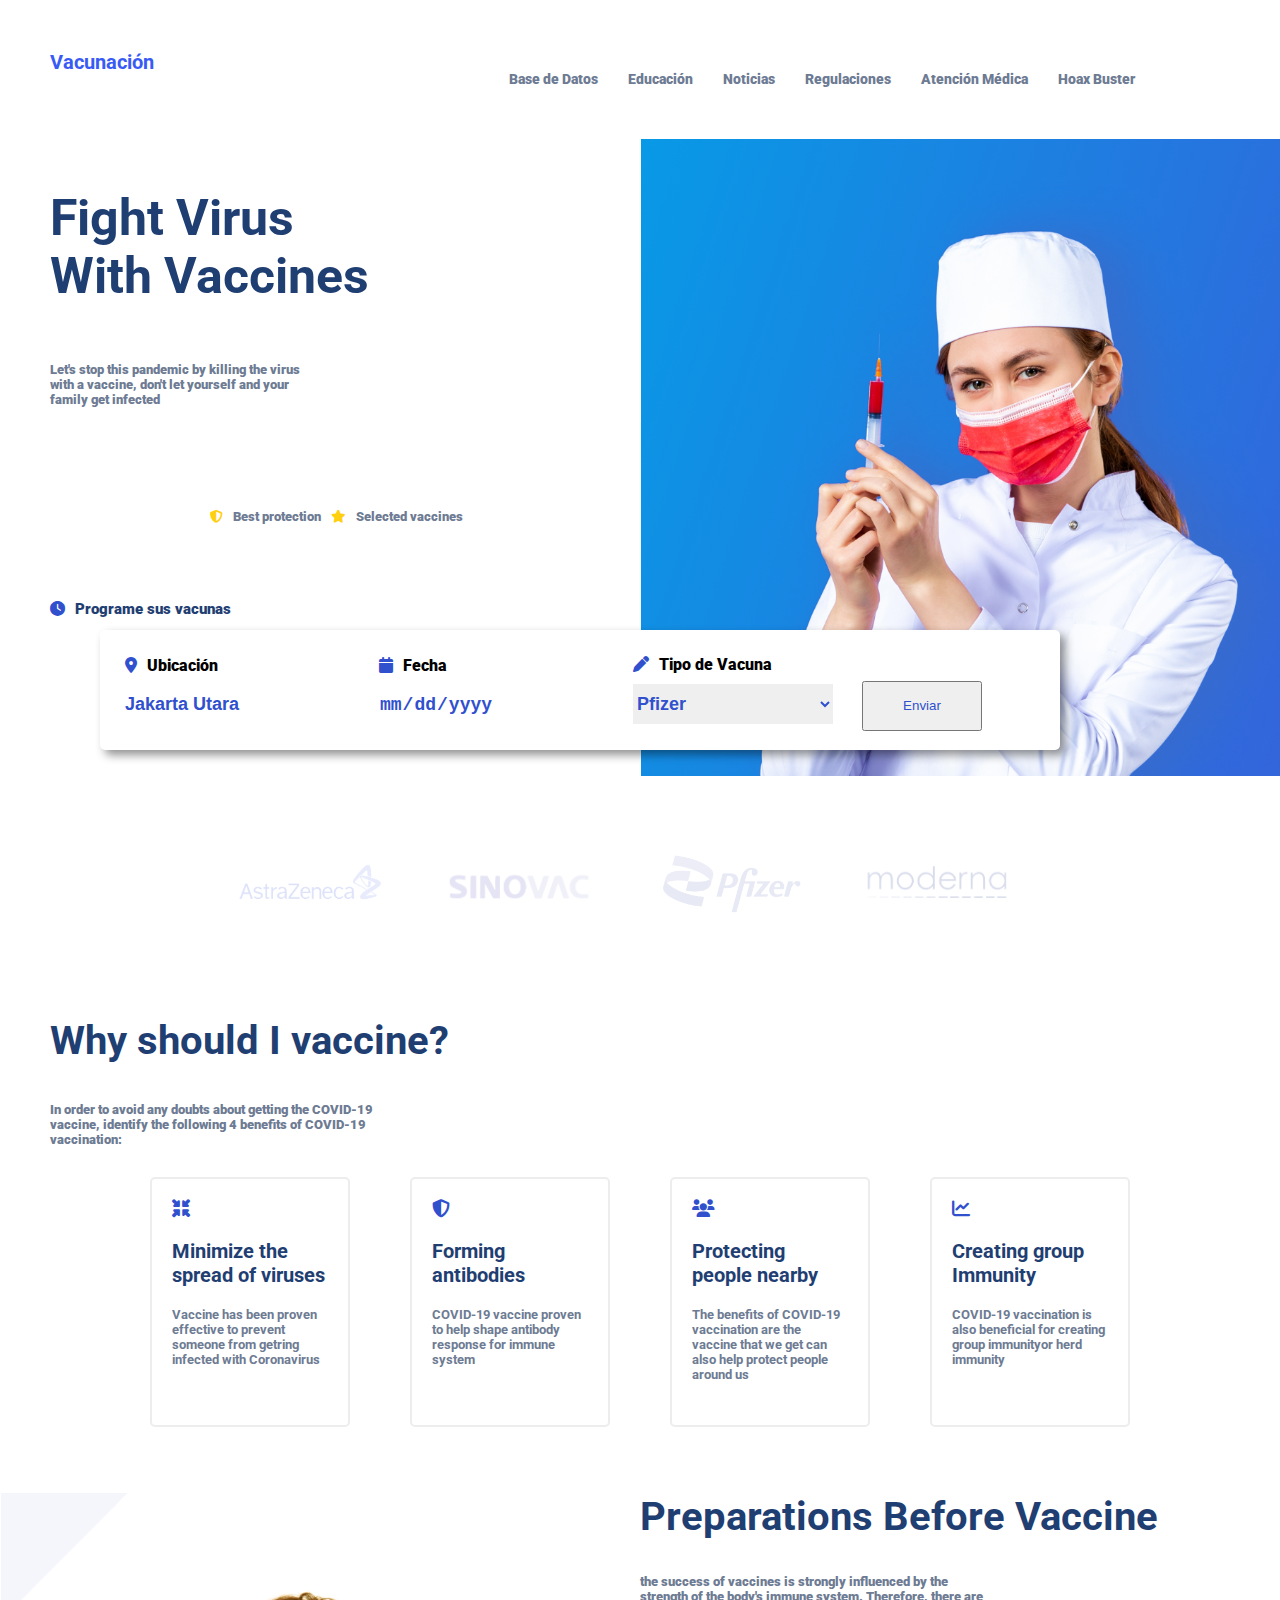
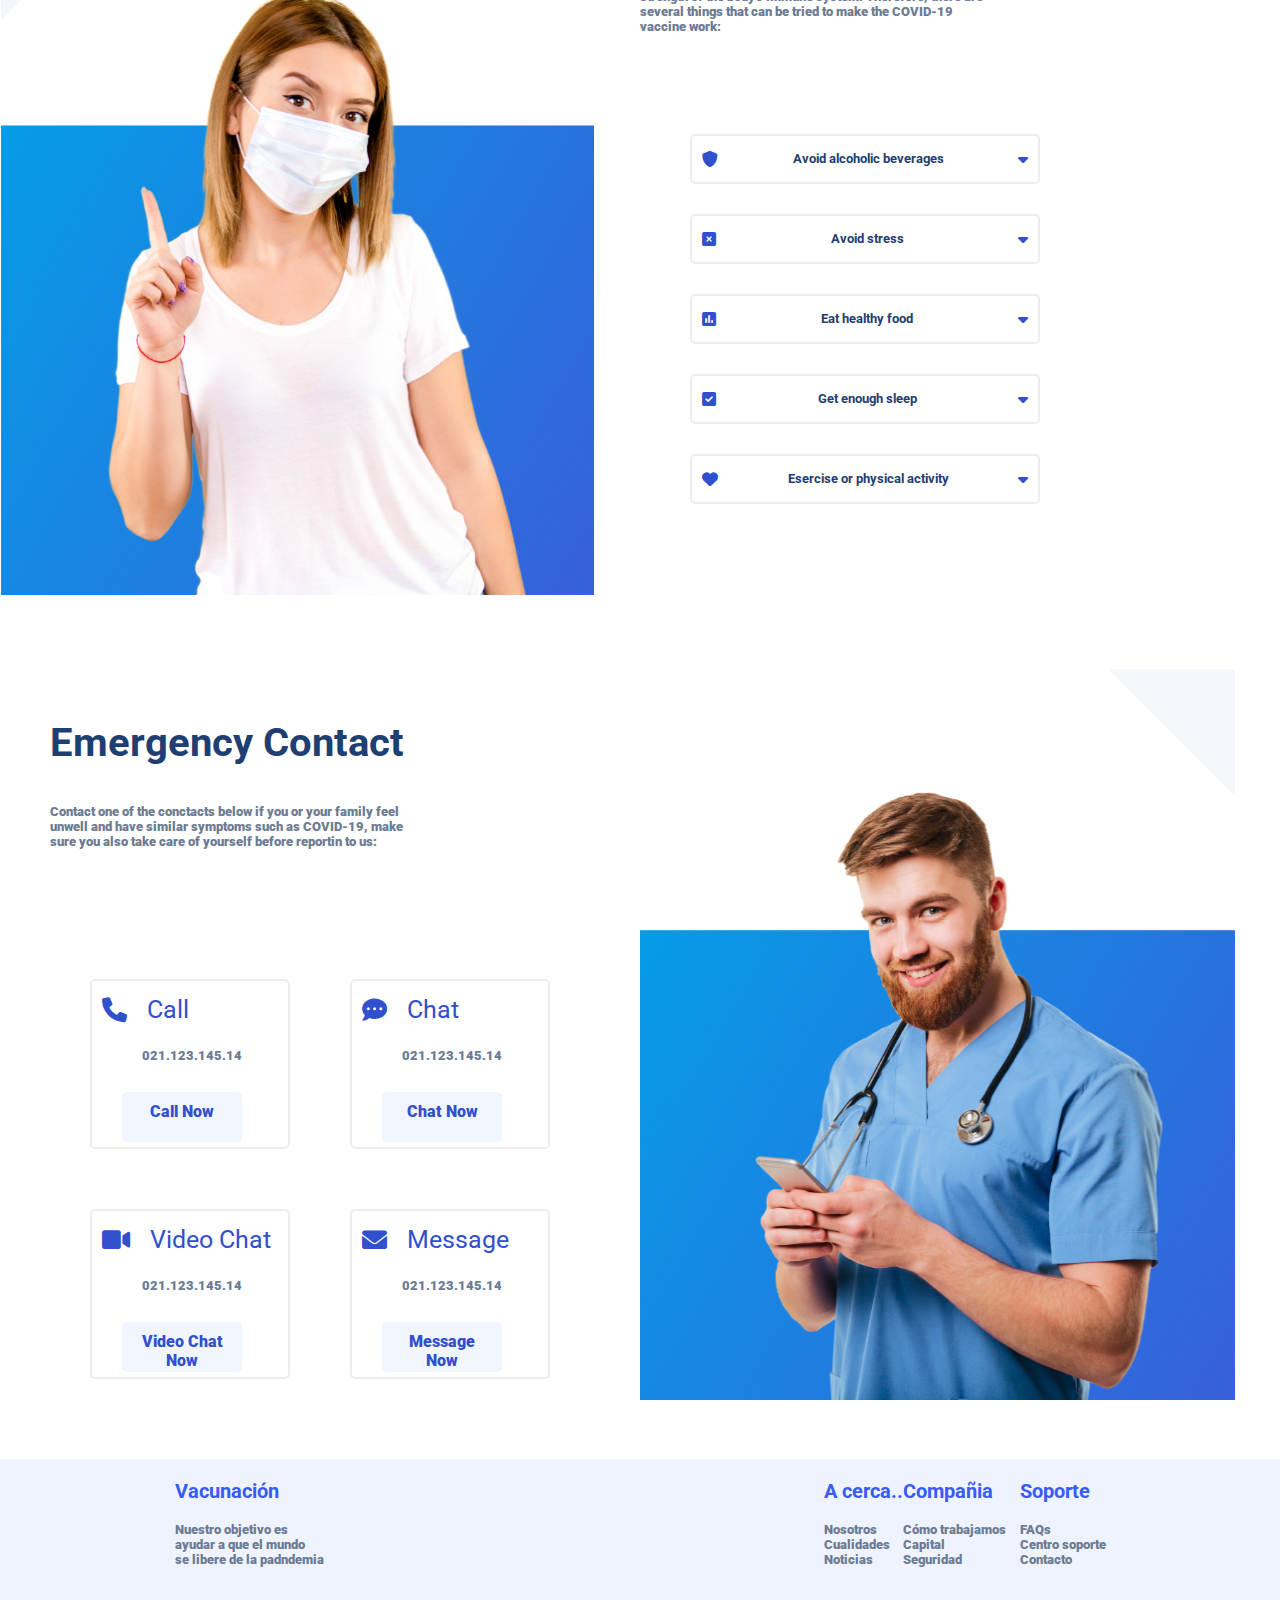
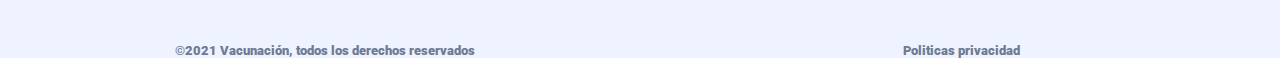
<file: 03-CSS entregables/mi_vacuna/index.html>
<!DOCTYPE html>
<html lang="en">
<head>
    <meta charset="UTF-8">
    <meta http-equiv="X-UA-Compatible" content="IE=edge">
    <meta name="viewport" content="width=device-width, initial-scale=1.0">
    <link rel="stylesheet" href="estilo.css">
    <title>Campaña de Vacunación COVID-19</title>
    <link rel="stylesheet" href="https://cdnjs.cloudflare.com/ajax/libs/font-awesome/6.0.0/css/all.min.css" integrity="sha512-9usAa10IRO0HhonpyAIVpjrylPvoDwiPUiKdWk5t3PyolY1cOd4DSE0Ga+ri4AuTroPR5aQvXU9xC6qOPnzFeg==" crossorigin="anonymous" referrerpolicy="no-referrer" />
    <link rel="stylesheet" href="estilo.css">
</head>
<body>
    <header>
        <h3 id="logo">Vacunación</h1><br>
        <nav class="menu">
           
            <ul>
                <li><a href="https://datos.covid-19.conacyt.mx/" target="_blank" class="btn">Base de Datos</a></li>
                <li><a href="https://extranet.inegi.org.mx/covid-19/la-educacion-en-mexico-durante-la-pandemia/" target="_blank" class="btn">Educación</a></li>
                <li><a href="https://coronavirus.gob.mx/noticias/" target="_blank" class="btn">Noticias</a></li>
                <li><a href="https://conamer.gob.mx/respuestas-regulatorias-covid-19/GobiernoFederal/Index" target="_blank" class="btn">Regulaciones</a></li>
                <li><a href="https://coronavirus.gob.mx/contacto" target="_blank" class="btn">Atención Médica</a></li>
                <li><a href="">Hoax Buster</a></li>
            </ul>
        </nav>
    </header>

    <section>
        <article class="contenedor">
         <div>  
            <header><h1>Fight Virus <br>With Vaccines</h1></header>
            <br><br><br>
            <p class="pad200 oxford">       Let's stop this pandemic by killing the virus<br>       with a vaccine, don't let yourself and your<br>       family get infected
            </p>
            <div class="icons">
                <div class="legend oxford"><i class="fa-solid fa-shield icon-yellow"></i>Best protection</div>
                <div class="legend oxford"><i class="fa-solid fa-star icon-yellow"></i>Selected vaccines</div>
            </div>
            <div class="info"><i class="fa-solid fa-clock icon-blue"></i>Programe sus vacunas</div>
            <form action="">
                <div class="form-group">
                    <i class="fa-solid fa-location-dot icon-blue"></i><label for="">Ubicación</label><br>
                    <input type="text" value="Jakarta Utara">
                </div>
                <div class="form-group">
                    <i class="fa-solid fa-calendar icon-blue"></i><label for="">Fecha</label><br>
                    <input type="date" min="2022-01-01" max="2022-12-31" name="" id="">
                </div>
                <div class="form-group">
                    <i class="fa-solid fa-pen icon-blue"></i><label for="">Tipo de Vacuna</label><br>
                    <select name="" id="">
                        <option value="Pfizer">Pfizer</option>
                        <option value="Moderna">Moderna</option>
                        <option value="AstraZeneca">Astra Zeneca</option>
                        <option value="SputnikV">Sputnik V</option>
                        <option value="Sinovac">Sinovac</option>
                        <option value="CanSino">CanSino</option>
                    </select>
                </div>              
                <button class="btn" type="submit">Enviar</button>
            </form>
        </div>
        <div>
            <img src="./images/Nurse1.png" alt="nurse 1">
        </div>
       </article>
    </section>
    <!--Logotipos de vacunas-->
    <br><br>
    <div class="logos">
        <img src="./images/AztraZeneca.png" alt="AstraZeneca">
		<img src="./images/SINOVAC.png" alt="Sinovac">
		<img src="./images/Pfizer.png" alt="Pfizer">
		<img src="./images/moderna.png" alt="Moderna">
		
    </div>
    
    <section>
        <article>
            <header><h2>Why should I vaccine? </h2></header>
            <br><br>
            <p class="pad200 oxford">In order to avoid any doubts about getting the COVID-19 <br> vaccine, identify the following 4 benefits of COVID-19 <br>vaccination:</p>
            
        </article>
        <article class="beneficios">
            <div class="cuadro">
                <i class="fa-solid fa-minimize icon-blue"></i>
                <h2 >Minimize the spread of viruses</h2>
                <p>
                    Vaccine has been proven effective to prevent someone from getring infected with Coronavirus
                </p>
            </div>
            <div class="cuadro">
                <i class="fa-solid fa-shield icon-blue"></i>
                <h2 >Forming antibodies</h2>
                <p>
                    COVID-19 vaccine proven to help shape antibody response for immune system
                </p>
            </div>
            <div class="cuadro">
                <i class="fa-solid fa-users icon-blue"></i>
                <h2 >Protecting people nearby</h2>
                <p>
                    The benefits of COVID-19 vaccination are the vaccine that  we get can also help protect people around us
                </p>
            </div>
            <div class="cuadro">
                <i class="fa-solid fa-chart-line icon-blue"></i>
                <h2 >Creating group Immunity</h2>
                <p>
                    COVID-19 vaccination is also beneficial for creating group immunityor herd immunity
                </p>
            </div>
        </article>
     <br><br>     <br><br>  
    </section>
    <section>
        <article class="contenedor">
            <div>
                <img src="./images/Vaccinated.png" alt="preparativos">
            </div>
            <div>
                <h2>Preparations Before Vaccine</h2>
                <br>
                <p class="oxford" ><br> the success of vaccines is strongly influenced by the <br>strength of the body's immune system. Therefore, there are <br> several things that can be tried to make the COVID-19 <br>vaccine work: <br></p>
                <div class=" recomendaciones space">
                    <div class="card-horizontal">
                        <i class="fa-solid fa-shield-blank icon-blue"></i>
                        <h3>Avoid alcoholic beverages</h3>
                        <i class="fa-solid fa-caret-down icon-blue"></i>
                    </div>
                    <div class="card-horizontal">
                        <i class="fa-solid fa-square-xmark icon-blue"></i>
		                    <h3>Avoid stress</h3>
		                    <i class="fa-solid fa-caret-down icon-blue"></i>
                    </div>
                    <div class="card-horizontal"> 
                        <i class="fa-solid fa-square-poll-vertical icon-blue"></i>
                        <h3>Eat healthy food</h3>
                        <i class="fa-solid fa-caret-down icon-blue"></i>

                    </div>  
                    <div class="card-horizontal">
                        <i class="fa-solid fa-square-check icon-blue"></i>
                        <h3>Get enough sleep</h3>
                        <i class="fa-solid fa-caret-down icon-blue"></i>
                    </div>
                    <div class="card-horizontal">
                        <i class="fa-solid fa-heart icon-blue"></i>
		                    <h3>Esercise or physical activity</h3>
		                    <i class="fa-solid fa-caret-down icon-blue"></i>
                    </div>
                </div>

            </div>
            
        </article>
    </section>

    <section>
        <article class="contenedor">
            <div>
                <header><h2>Emergency Contact </h2></header>
                <br><br>
                <p class="pad200 oxford">Contact one of the conctacts below if you or your family feel <br>unwell and have similar symptoms such as COVID-19, make <br>sure you also take care of yourself before reportin to us:</p>
                <div class="contacto spaceCont">
                    <div class="c-small">
                        <i class="fa-solid fa-phone"></i>
		                    <h3>Call</h3>
                           
		                    <p>
                                021.123.145.14
                            </p>
		                    <a href="" class="btn">Call Now</a>
                    </div>
                    <div class="c-small">
                        <i class="fa-solid fa-comment-dots"></i>
		                    <h3>Chat</h3>
                           
		                    <p>
                                021.123.145.14
                            </p>
		                    <a href="" class="btn">Chat Now</a>
                    </div>
                    <div class="c-small">
                        <i class="fa-solid fa-video"></i>
		                    <h3>Video Chat</h3>
                           
		                    <p>
                                021.123.145.14
                            </p>
		                    <a href="" class="btn">Video Chat Now</a>
                    </div>
                    <div class="c-small">
                        <i class="fa-solid fa-envelope"></i>
		                    <h3>Message</h3>
                           
		                    <p>
                                021.123.145.14
                            </p>
		                    <a href="" class="btn">Message Now</a>
                    </div>
                </div>





            </div>
            <div>
                <img src="./images/Nurse2.png" alt="enferemero contactos">
            </div>


        </article>

    </section>
    <footer class="flx_just">
        <div >
            <h3 id="logo">Vacunación</h1><br>
            <p class="oxford">Nuestro objetivo es <br>    ayudar a que el mundo <br>se libere de la padndemia</p><br><br><br><br>
            <p class="oxford">&copy;2021 Vacunación, todos los derechos reservados</p>
        </div>
        <div class="flx_bet">
            <div >
                <h3 >A cerca..</h3><br>
                <p class="oxford">Nosotros <br> Cualidades <br> Noticias </p>
                
            </div>
            <div>
                <h3 >Compañia</h3><br>
                <p class="oxford">Cómo trabajamos <br> Capital <br> Seguridad </p><br><br><br><br>
                <p class="oxford">Politicas privacidad</p>
            </div>
            <div> 
                <h3 >Soporte</h3><br>
                <p class="oxford">FAQs <br> Centro soporte <br> Contacto </p>
            </div>
           
        </div>
   </footer>  
</body>
</html>
</file>
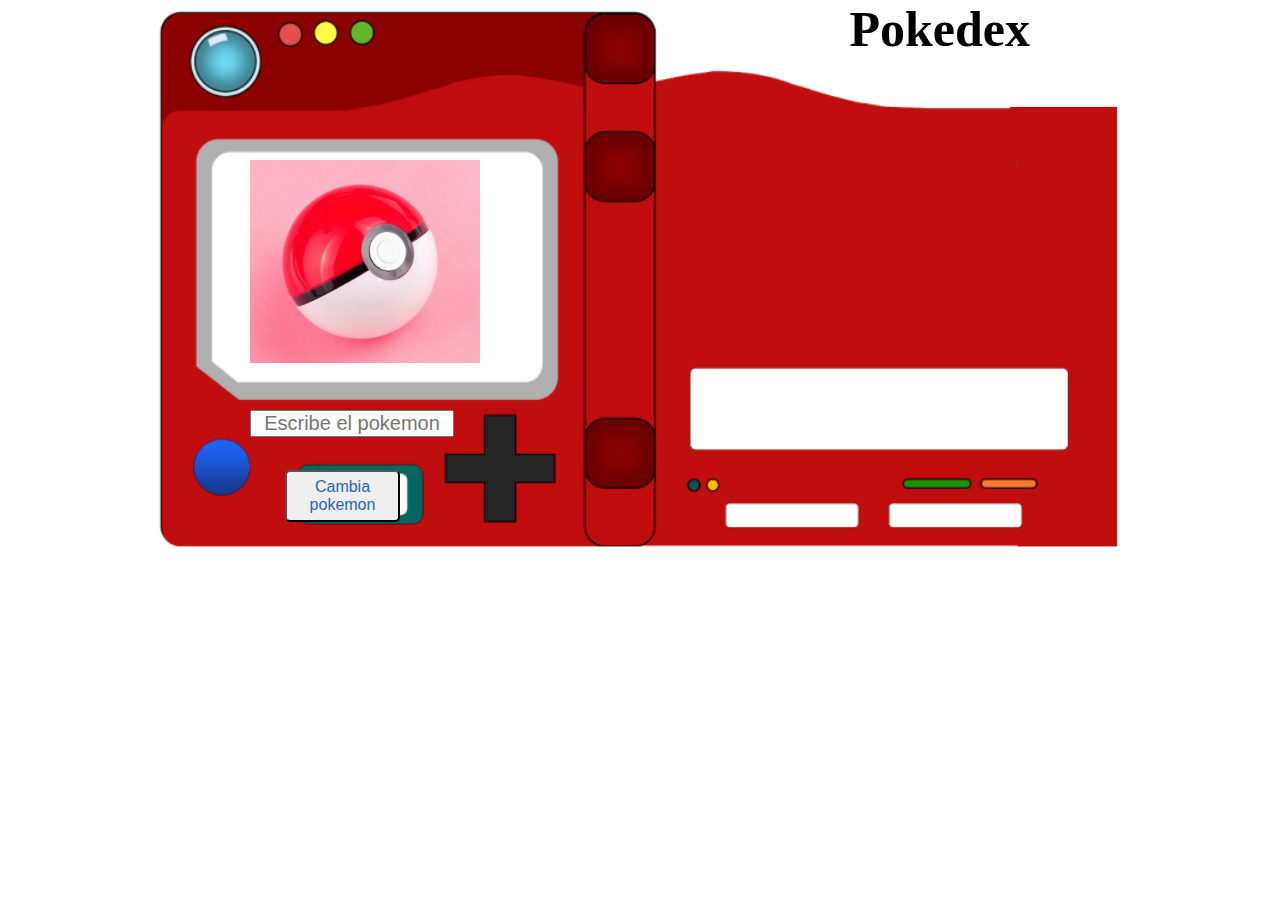
<file: 04 - js entregables/miPoke1.html>
<!DOCTYPE html>
<html lang="en">

<head>
    <meta charset="UTF-8">
    <meta http-equiv="X-UA-Compatible" content="IE=edge">
    <meta name="viewport" content="width=device-width, initial-scale=1.0">
    <title>Pokedex</title>
    <link rel="stylesheet" href="miPoke1.css">
    <script src="./miPoke1.js" defer></script>

</head>

<body >
    
    <section class="fondoCompleto">
    <h1>Pokedex</h1> 
    <div id="principal">
        <input type="text" placeholder="Escribe el pokemon" id="pokeName" name="pokeName"><br>
        <img src="./pokeball.jpg" alt="pokemon" id="pokeImg" ><br>
        <button id= "boton" onclick="fetchPokemon()">Cambia pokemon</button>
        <div id="pokeCard" class="poke-card">
           <!--  <div data-poke-name>Pokedex</div>
           <div data-poke-img-container class="img-cotainer">
                <img data-poke-img alt="pokemon" class="poke-img" src="./pokeball.jpg">
            </div>-->
            <div id="pokeId"></div>
            <div id="pokeTypes" class="poke-types"></div>
            <div id="pokeStats" class="poke-stats"></div>
            <div id ="pokeMoves"></div>

        </div>
    </div>
</section>
</body>
<footer>

</footer>

</html>
</file>
<file: 03-CSS entregables/mi_vacuna/estilo.css>
@import url('https://fonts.googleapis.com/css2?family=Roboto:wght@400;500;700;900&display=swap');

*{
    margin: 0;
    padding: 0;
    /*box-sizing: border-box;*/
    box-sizing: border-box;
  
  
}
body{
    font-family: 'Roboto', sans-serif;
    font-weight: 900;
   
}
h1{
    color:rgb(31,62,114);
    font-size:50px;
}
h2{
    color:rgb(31,62,114);
    font-size:40px;
}

h3{
  color: #395bf5;
  font-size: 20px;  
}

header{
    width: 100%;
    max-width:1100px;
    margin-top: 50px;
    margin-left: 50px;
    margin-right: 50px;
    /*position: relative;*/
    /*position: fixed;*/
}
header #logo{
    float:left;
}

header .menu{
    float: right;/*alinea el menu a la derecha   flota a la derecha*/

}

header .menu  ul li{
    list-style: none; /*Quita viñetas*/
    float:left;   
}

header .menu ul li a{
    
    text-decoration: none; /*quita subrayado default*/
    padding: 10px 15px;
    color: rgb(109, 123, 147);
    font-size: 0.9rem;  /*unidad relativa equivalente a 16px*/
    border-radius:10px;
    text-align: center;
}
header .menu ul li a:hover{
    background-color: #395bf5;
    color: rgb(251, 252, 253);
    box-shadow: #999 5px 5px 10px;
}
footer{
    margin-top: 50px;
    background-color: rgb(238,243,255);
    padding-top: 20px;
    
}
section{
    margin-top: 70px;
}
.pad200{
    margin-left: 50px;
}
.flx_just{
    display: flex;
    justify-content:space-around;
    
}

.flx_bet{
    display:flex;
    justify-content:left;
}

.contenedor {
    display: flex;
    flex-direction: row;
    flex-wrap: wrap;
  }
  
.contenedor > div {
    width: 50%;
    
  }

.oxford{
    color:rgb(109, 123, 147);
    font-size:small;
}

.oxford_gde{
    color:rgb(109, 123, 147);
    font-size:medium;
}
.info{
    font-size: 15px;
    color: #1F3E72;
    position: absolute;
    top: 550px;
    margin: 50px;
}

.btn{
    width: 120px;
    height: 50px;
    padding: 10px;
    color:#3050CE;
    text-align: center;
}
.btn:hover{
    color: #fff;
    background: #3050CE;
    border-radius: 5px;
    box-shadow: 2px 3px 15px -2px rgba(0,0,0,0.43);
}

.icon-yellow{
    color: #FFD012;
}
.icon-blue{
    color: #3050CE;
}

.icons{
    display: flex;
    justify-content: center;
    align-items: center;
    position: absolute;
    top: 500px;
    left: 200px;
    font-size: 13px;
}
.legend i{
    margin: 10px;
}
.info i{
    margin-right: 10px;
}
form{
    position: absolute;
    top: 630px;
    left: 100px;
    background: #fff;
    width: 75%;
    border-radius: 5px;
    box-shadow: 5px 5px 10px rgba(0,0,0,0.43);
}

.form-group{
    display: inline-block;
    margin: 25px;
    padding: auto;
}

.form-group input{
    width: 200px;
    height: 40px;
    color: #3050CE;
    font-size: 18px;
    margin-top: 10px;
    border: none;
    font-weight: 900;
}

.form-group input[type="date"]::-webkit-calendar-picker-indicator{
    display: none;
}

.form-group select{
    width: 200px;
    height: 40px;
    color: #3050CE;
    font-size: 18px;
    margin-top: 10px;
    border: none;
    font-weight: 900;
}

.form-group select option{
    font-weight: bold;
}

.form-group i{
    margin-right: 10px;
}

/*LOGOS*/
.logos{
    display: flex;
    flex-wrap: wrap;
    min-height: 100px;
    justify-content: center;
    align-items: center;
}

.logos img{
    width: 160px;
    height: auto;
    margin: 30px 40px 30px 10px;
}
/*Beneficios de vacunación*/
.beneficios{
    display: flex;
    flex-wrap: wrap;
    justify-content: center;
    align-items: center;
    width: 100%;
    height: 200px;
}

.cuadro{
    width: 200px;
    height: 250px;
    border: 2px solid rgba(93, 92, 92, 0.109);
    border-radius: 5px;
    margin: 30px;
}

.cuadro i{
    font-size: 18px;
    padding-left: 20px;
    padding-top: 20px;
}

.cuadro h2{
    font-size: 20px;
    color: #1F3E72;
    margin: 20px;
    cursor: default;
}

.cuadro p{
    margin: 20px;
    font-size: 16px;
    font-weight: lighter;
    color:rgb(109, 123, 147);
    font-size:small;
    cursor: default;
}

.cuadro:hover{
    transform: scale(1.1);
    box-shadow: 2px -1px 17px 2px rgba(56, 54, 54, 0.212);
    transition: 1s;
}

/*seccion de PREPARACION PARA LA VACUNA*/
.space{
    margin-top: 100px;
}

.recomendaciones{
    width: 50%;
    display: inline-block;
    margin-left: 50px;
}

.card-horizontal{
    display: flex;
    align-items: center;
    justify-content: space-between;
    width: 350px;
    height: 50px;
    border: 2px solid rgba(93, 92, 92, 0.109);
    border-radius: 5px;
    margin-bottom: 30px;
}

.card-horizontal i{
    margin-left: 10px;
    margin-right: 10px;
}

.card-horizontal h3{
    font-size: small;
    color: #1F3E72;
    font-weight: lighter;
    padding-left: -10px;
}

.card-horizontal:hover{
    transform: scale(1.1);
    box-shadow: 2px -1px 17px 2px rgba(56, 54, 54, 0.212);
    transition: 1s; 
}

/* bloque de contactos*/
.spaceCont{
    margin-top: 100px;
}

.contacto{
    display: flex;
    flex-wrap: wrap;
    justify-content: center;
    align-items: center;
}

.c-small{
    width: 200px;
    height: 170px;
    border: 2px solid rgba(93, 92, 92, 0.109);
    border-radius: 5px;
    margin: 30px;
    display: flex;
    flex-wrap: wrap;
    align-items: center;
}

.c-small i{
    padding-left: 10px;
    padding-top: 10px;
    font-size: 25px;
    color: #3050CE;
}

.c-small h3{
    padding-left: 20px;
    padding-top: 10px;
    font-size: 25px;
    color: #3050CE;
    font-weight: normal;
}
.c-small p{
    padding-top: 15px;
    padding-left: 50px;
    color:rgb(109, 123, 147);
    font-size:small;
}


.c-small a{
  /*  position: absolute;*/
   text-decoration: none;
    margin-top: 20px;
    margin-left: 30px;
    text-align: center;
    background: rgb(241,245,255);
    border-radius: 5px;
}

.c-small:hover{
    transform: scale(1.1);
    box-shadow: 2px -1px 17px 2px rgba(56, 54, 54, 0.212);
    transition: 1s;
}
</file>
<file: 04 - js entregables/miPoke1.css>
@import url('https://fonts.googleapis.com/css2?family=Roboto:wght@400;500;700;900&display=swap');

*{
    margin: 0;
    padding: 0;
    /*box-sizing: border-box;*/
   /* box-sizing: border-box;*/
}
h1{
    
    font-size: 50px;
    float:right;
    margin-right: 250px;
}

#pokeImg{
    
    position:absolute;
    top:160px;
    margin-left: 250px;
    width:230px;
}

#pokeName{
    font-size:20px;
    position:absolute;
    top:410px;
    margin-left: 250px;
    width: 200px;
    text-align: center;
    
}
#boton{
    width: 115px;
    height: 52px;
    padding: 3px;
    color:#1b69bd;
    text-align: center;
    font-size:16px;
    position:absolute;
    top:470px;
    margin-left: 285px;
    border-radius: 5px;
   
}
#boton:hover{
    color: rgb(53, 38, 38);
    background: #30ce40;
    border-radius: 5px;
    box-shadow: 2px 3px 15px -2px rgba(0,0,0,0.43);
}
#pokeId{
    background: #fff;
    border-radius: 5px;
    position:absolute;
    top:95px;
    margin-left: 410px;
    text-align: center;
    font-size:25px;
    border-color: dimgrey;
    width: 100px;

}
#pokeStats{
    font-size:16px;
    position:absolute;
    top:365px;
    margin-left: 670px;
    padding: 3px;
    width: 370px;
    height: 85px;
   /*background: #30ce4064;*/
}

#pokeStats div{
    float:left;
    margin: 3px;
}

#pokeTypes{
    font-size:20px;
    font-weight: 900;
    position:absolute;
    top: 500px;
    margin-left: 710px;
    padding: 3px;
    width: 400px;
    height: 20px;
    /*background: #30ce4064;*/
}

#pokeTypes div{
    float:left;
    margin-left: 30px;
    margin-right: 80px;
}

#pokeMoves{
    font-size:12px;
    position:absolute;
    top:120px;
    margin-left: 670px;
    padding: 3px;
    width: 450px;
    height: 230px;
  /* background: #30ce4064;*/
}

#pokeMoves div{
    float:left;
    margin: 5px;
    width: 70px;
    border-radius: 5px;
    text-align: center;
    background: #f7d70a;
}

.fondoCompleto{
   
    background-image: url("./imagenPokedex.png");
    height: 550px;
    background-repeat: no-repeat;
    background-position: top ;
    background-size: contain;
    position: relative;

}
</file>
